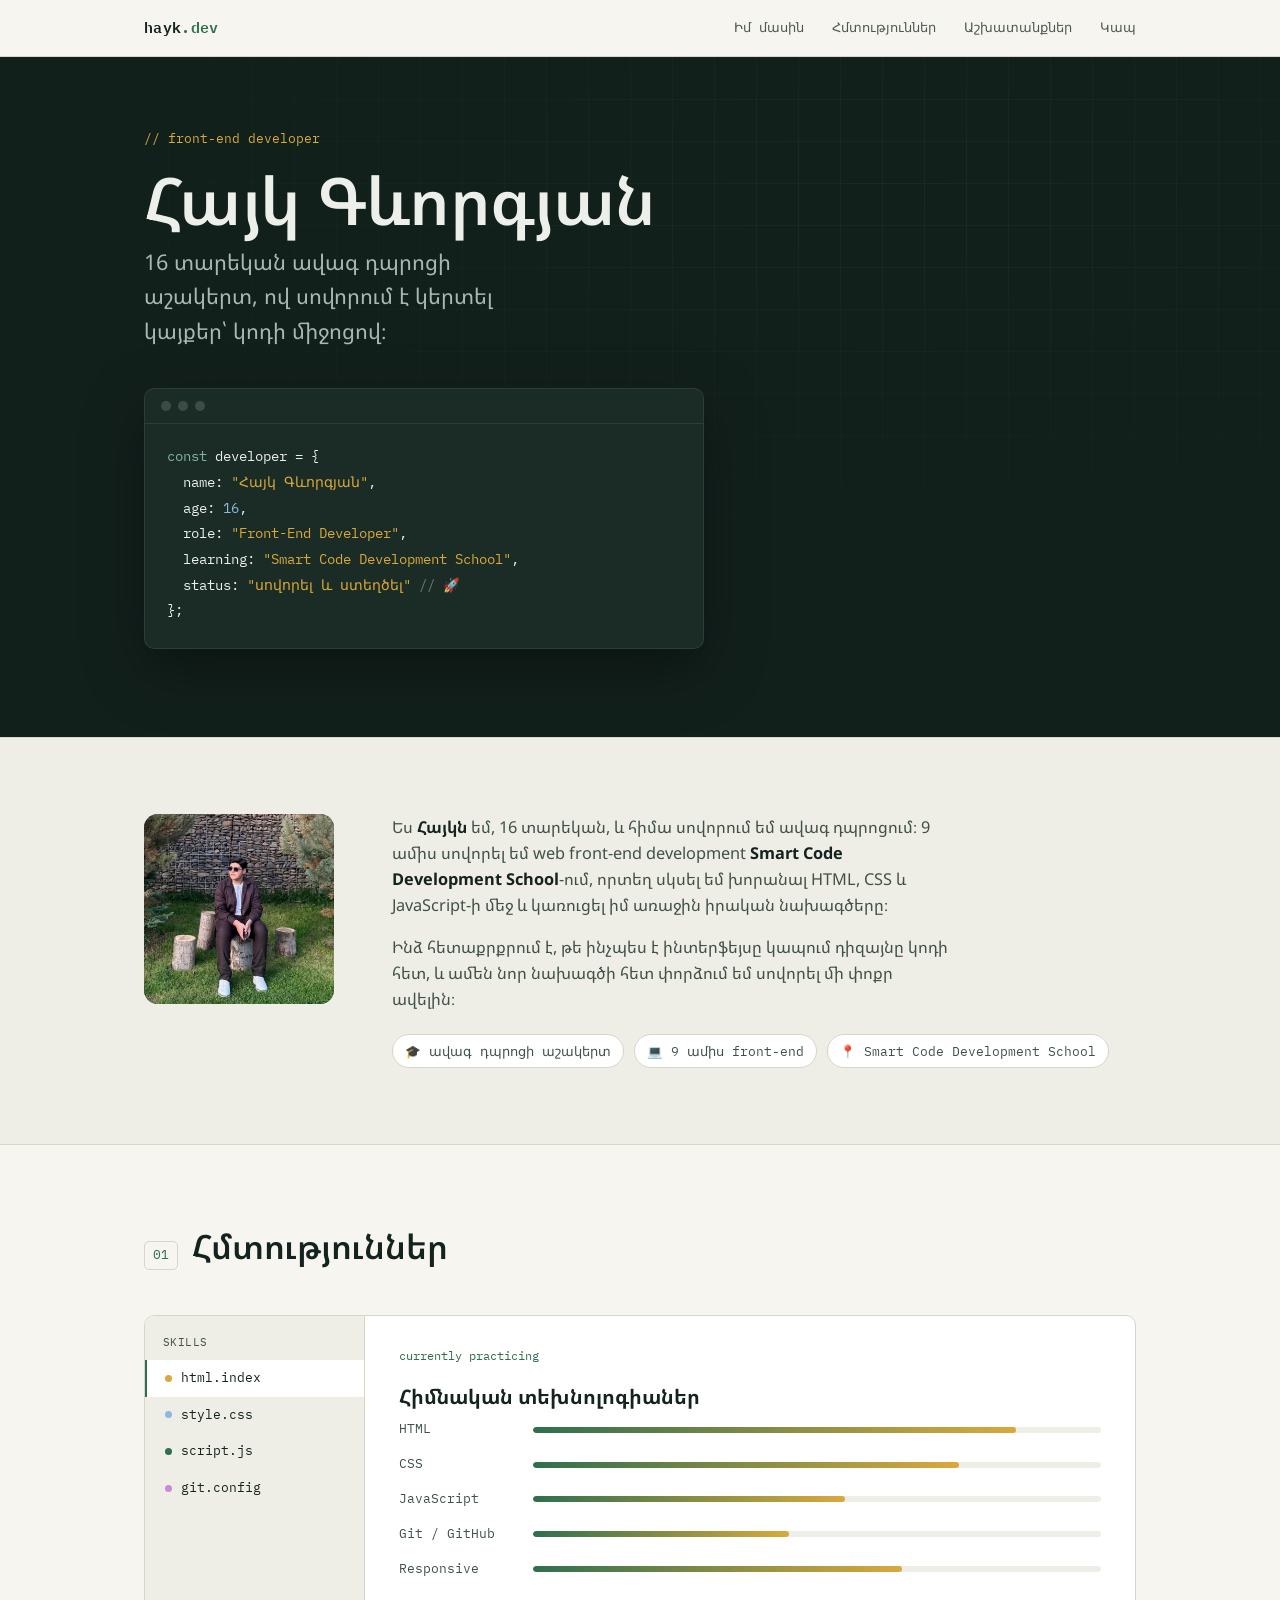
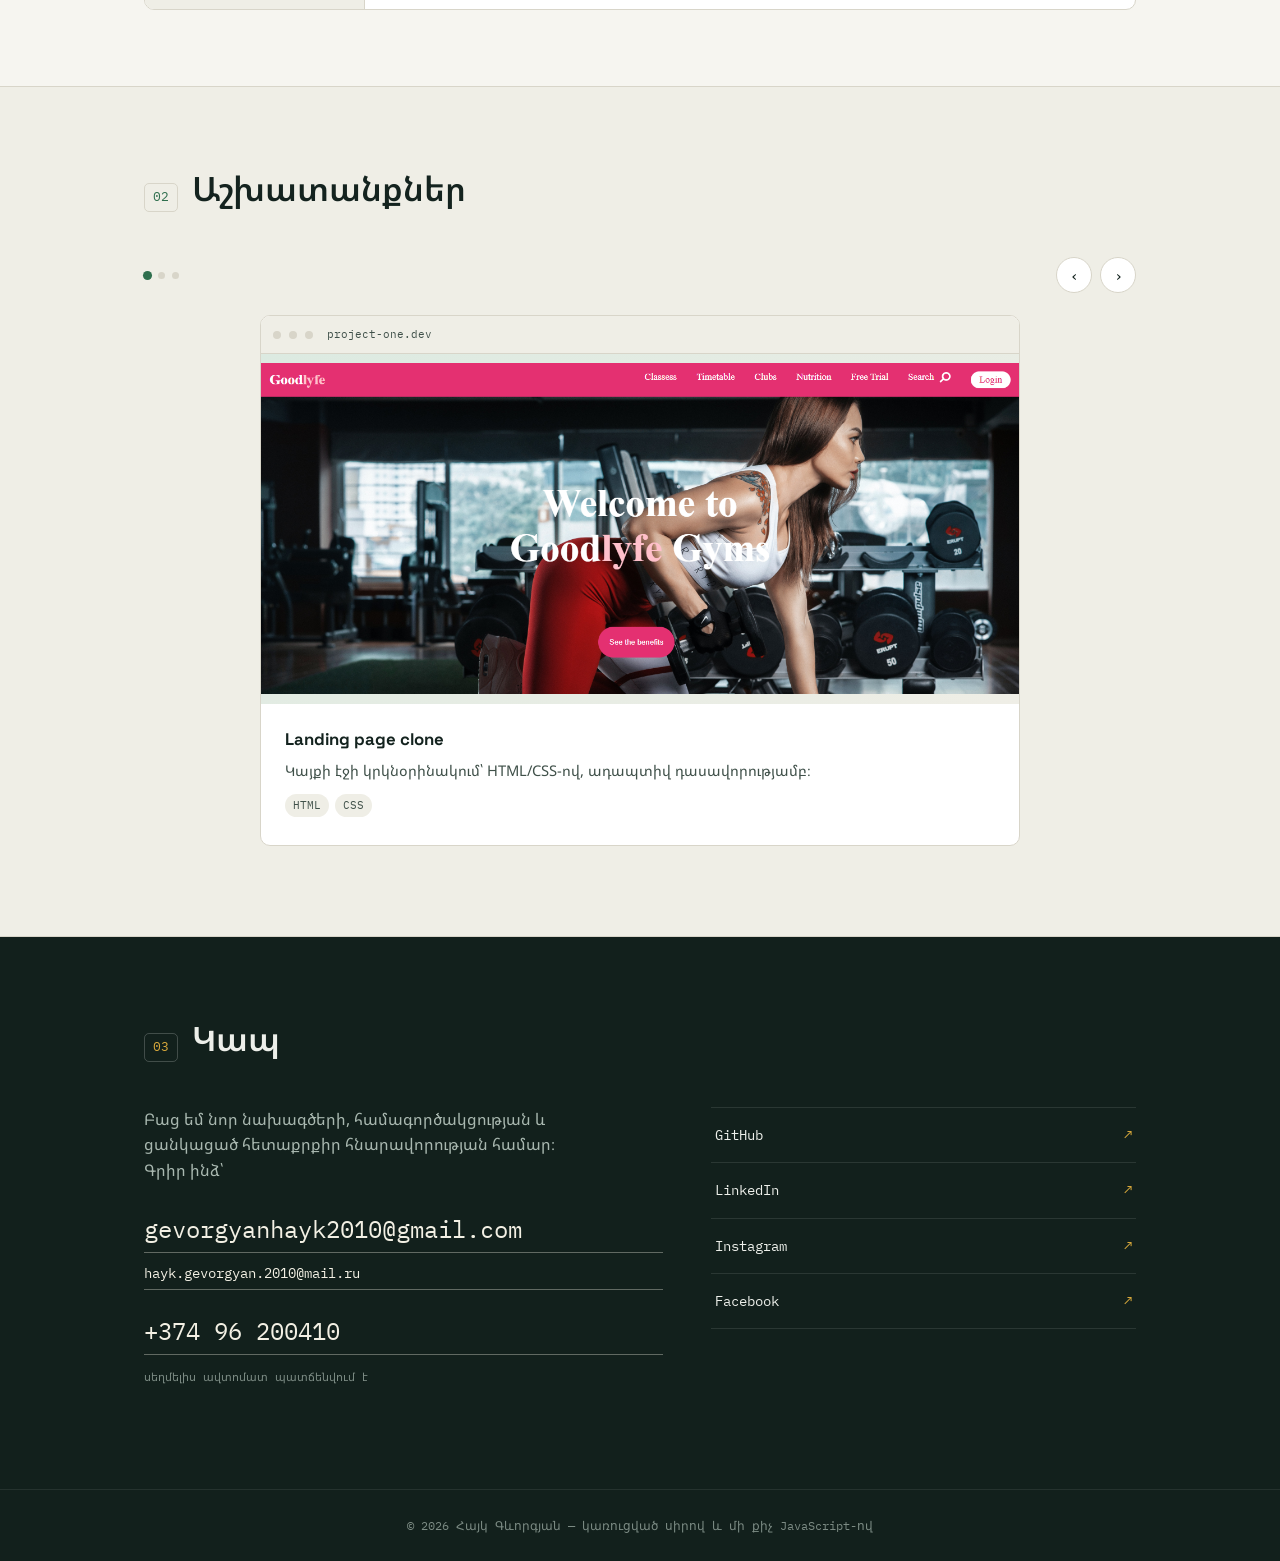
<file: index.html>
<!doctype html>
<html lang="hy">
  <head>
    <meta charset="UTF-8" />
    <meta
      name="viewport"
      content="width=device-width, initial-scale=1, viewport-fit=cover"
    />
    <title>Հայկ Գևորգյան — Front-End Developer</title>
    <link
      rel="icon"
      type="image/jpeg"
      href="./img/21004063.jpg"
      class="imgTop"
    />
    <link rel="preconnect" href="https://fonts.googleapis.com" />
    <link rel="preconnect" href="https://fonts.gstatic.com" crossorigin />
    <link
      href="https://fonts.googleapis.com/css2?family=Space+Grotesk:wght@400;500;600;700&family=IBM+Plex+Mono:wght@400;500;600&family=Noto+Sans+Armenian:wght@400;500;600;700&display=swap"
      rel="stylesheet"
    />
    <link rel="stylesheet" href="style.css" />
    <script src="script.js" defer></script>
  </head>
  <body>
    <nav>
      <div class="nav-inner">
        <div class="logo">hayk<span>.dev</span></div>
        <div class="nav-links">
          <a href="#about">Իմ մասին</a>
          <a href="#skills">Հմտություններ</a>
          <a href="#projects">Աշխատանքներ</a>
          <a href="#contact">Կապ</a>
        </div>
      </div>
    </nav>

    <header class="hero">
      <div class="wrap hero-inner">
        <p class="hero-eyebrow">// front-end developer</p>
        <h1>Հայկ Գևորգյան</h1>
        <p class="role">
          16 տարեկան ավագ դպրոցի աշակերտ, ով սովորում է կերտել կայքեր՝ կոդի
          միջոցով։
        </p>

        <div class="code-card">
          <div class="bar">
            <span class="dot"></span><span class="dot"></span
            ><span class="dot"></span>
          </div>
          <pre><span class="tk-kw">const</span> <span class="tk-key">developer</span> = {
  <span class="tk-key">name</span>: <span class="tk-str">"Հայկ Գևորգյան"</span>,
  <span class="tk-key">age</span>: <span class="tk-num">16</span>,
  <span class="tk-key">role</span>: <span class="tk-str">"Front-End Developer"</span>,
  <span class="tk-key">learning</span>: <span class="tk-str">"Smart Code Development School"</span>,
  <span class="tk-key">status</span>: <span class="tk-str">"սովորել և ստեղծել"</span> <span class="tk-com">// 🚀</span>
};</pre>
        </div>
      </div>
    </header>

    <section class="about" id="about">
      <div class="wrap about-grid">
        <div class="avatar">
          <img
            src="./img/WhatsApp Image 2026-09-22 at 16.07.04.jpeg"
            alt="my photo"
            class="my-photo"
          />
        </div>
        <div class="about-text">
          <p>
            Ես <strong>Հայկն</strong> եմ, 16 տարեկան, և հիմա սովորում եմ ավագ
            դպրոցում։ 9 ամիս սովորել եմ web front-end development
            <strong>Smart Code Development School</strong>-ում, որտեղ սկսել եմ
            խորանալ HTML, CSS և JavaScript-ի մեջ և կառուցել իմ առաջին իրական
            նախագծերը։
          </p>
          <p>
            Ինձ հետաքրքրում է, թե ինչպես է ինտերֆեյսը կապում դիզայնը կոդի հետ, և
            ամեն նոր նախագծի հետ փորձում եմ սովորել մի փոքր ավելին։
          </p>
          <div class="badge-row">
            <span class="badge">🎓 ավագ դպրոցի աշակերտ</span>
            <span class="badge">💻 9 ամիս front-end</span>
            <span class="badge">📍 Smart Code Development School</span>
          </div>
        </div>
      </div>
    </section>

    <section id="skills">
      <div class="wrap">
        <div class="section-head">
          <span class="section-num">01</span>
          <h2>Հմտություններ</h2>
        </div>

        <div class="editor">
          <div class="editor-files">
            <div class="grp-label">SKILLS</div>
            <div class="file-row active">
              <span class="file-dot" style="background: var(--gold)"></span
              >html.index
            </div>
            <div class="file-row">
              <span class="file-dot" style="background: #8fb8e0"></span
              >style.css
            </div>
            <div class="file-row">
              <span class="file-dot" style="background: var(--emerald)"></span
              >script.js
            </div>
            <div class="file-row">
              <span class="file-dot" style="background: #c98bd9"></span
              >git.config
            </div>
          </div>
          <div class="editor-detail">
            <span class="tag">currently practicing</span>
            <h3>Հիմնական տեխնոլոգիաներ</h3>
            <div class="skill-bars">
              <div class="skill-bar-row">
                <span class="name">HTML</span>
                <div class="skill-bar-track">
                  <div class="skill-bar-fill" style="width: 85%"></div>
                </div>
              </div>
              <div class="skill-bar-row">
                <span class="name">CSS</span>
                <div class="skill-bar-track">
                  <div class="skill-bar-fill" style="width: 75%"></div>
                </div>
              </div>
              <div class="skill-bar-row">
                <span class="name">JavaScript</span>
                <div class="skill-bar-track">
                  <div class="skill-bar-fill" style="width: 55%"></div>
                </div>
              </div>
              <div class="skill-bar-row">
                <span class="name">Git / GitHub</span>
                <div class="skill-bar-track">
                  <div class="skill-bar-fill" style="width: 45%"></div>
                </div>
              </div>
              <div class="skill-bar-row">
                <span class="name">Responsive</span>
                <div class="skill-bar-track">
                  <div class="skill-bar-fill" style="width: 65%"></div>
                </div>
              </div>
            </div>
          </div>
        </div>
      </div>
    </section>

    <section id="projects" class="about">
      <div class="wrap">
        <div class="section-head">
          <span class="section-num">02</span>
          <h2>Աշխատանքներ</h2>
        </div>

        <div class="slider-controls">
          <div class="slider-dots" id="slider-dots"></div>
          <div class="slider-arrows">
            <button type="button" id="slider-prev" aria-label="Նախորդ">
              ‹
            </button>
            <button type="button" id="slider-next" aria-label="Հաջորդ">
              ›
            </button>
          </div>
        </div>

        <div
          class="project-grid"
          id="project-slider"
          tabindex="0"
          aria-label="Աշխատանքների սլայդեր"
        >
          <div class="project-card">
            <div class="browser-bar">
              <span class="dot"></span><span class="dot"></span
              ><span class="dot"></span><span class="url">project-one.dev</span>
            </div>
            <div class="project-thumb">
              <img src="./img/Gym1.png" alt="Gym" />
            </div>
            <div class="project-body">
              <h3>Landing page clone</h3>
              <p>
                Կայքի էջի կրկնօրինակում՝ HTML/CSS-ով, ադապտիվ դասավորությամբ։
              </p>
              <div class="project-tags"><span>HTML</span><span>CSS</span></div>
            </div>
          </div>
          <div class="project-card">
            <div class="browser-bar">
              <span class="dot"></span><span class="dot"></span
              ><span class="dot"></span><span class="url">project-two.dev</span>
            </div>
            <div class="project-thumb">
              <img src="./img/To-Do List.png" alt="To-Do List" class="to-do" />
            </div>
            <div class="project-body">
              <h3>To-Do հավելված</h3>
              <p>
                Առաջադրանքների փոքր հավելված՝ JavaScript-ով, React.js-ի
                կիրառմամբ։
              </p>
              <div class="project-tags">
                <span>JavaScript</span><span>DOM</span>
              </div>
            </div>
          </div>
          <div class="project-card">
            <div class="browser-bar">
              <span class="dot"></span><span class="dot"></span
              ><span class="dot"></span
              ><span class="url">project-three.dev</span>
            </div>
            <div class="project-thumb">
              <img src="./img/React1.png" alt="React.js" />
            </div>
            <div class="project-body">
              <h3>Landing page clone</h3>
              <p>
                React.js կայքի էջի կրկնօրինակում՝ HTML/CSS/React.js-ով, ադապտիվ
                դասավորությամբ։
              </p>
              <div class="project-tags">
                <span>HTML</span><span>CSS</span><span>Responsive</span>
              </div>
            </div>
          </div>
        </div>
      </div>
    </section>

    <section class="contact" id="contact">
      <div class="wrap">
        <div class="section-head">
          <span class="section-num">03</span>
          <h2>Կապ</h2>
        </div>
        <div class="contact-inner">
          <div class="contact-text">
            <p>
              Բաց եմ նոր նախագծերի, համագործակցության և ցանկացած հետաքրքիր
              հնարավորության համար։ Գրիր ինձ՝
            </p>
            <a
              class="contact-email copyable"
              data-copy="gevorgyanhayk2010@gmail.com"
              href="mailto:gevorgyanhayk2010@gmail.com"
              style="display: block; margin-bottom: 10px"
              >gevorgyanhayk2010@gmail.com</a
            >
            <a
              class="contact-email copyable"
              data-copy="hayk.gevorgyan.2010@mail.ru"
              href="mailto:hayk.gevorgyan.2010@mail.ru"
              style="display: block; font-size: 0.85em"
              >hayk.gevorgyan.2010@mail.ru</a
            >
            <a
              class="contact-email copyable"
              data-copy="+374 96 200410"
              href="tel:+37496200410"
              style="display: block; margin-top: 22px"
              >+374 96 200410</a
            >
            <p
              style="
                font-family: var(--font-mono);
                font-size: 11px;
                color: #7c8b84;
                margin-top: 14px;
              "
            >
              սեղմելիս ավտոմատ պատճենվում է
            </p>
          </div>

          <div
            id="copy-toast"
            style="
              position: fixed;
              left: 50%;
              bottom: calc(28px + env(safe-area-inset-bottom, 0px));
              transform: translate(-50%, 20px);
              background: var(--emerald);
              color: #fff;
              font-family: var(--font-mono);
              font-size: 13px;
              padding: 10px 18px;
              border-radius: 999px;
              opacity: 0;
              pointer-events: none;
              transition:
                opacity 0.25s ease,
                transform 0.25s ease;
              z-index: 50;
              white-space: nowrap;
            "
          >
            Պատճենված է
          </div>
          <div class="social-list">
            <a
              href="https://github.com/Hayk200410"
              target="_blank"
              rel="noopener noreferrer"
              >GitHub <span class="arrow">↗</span></a
            >
            <a
              href="https://www.linkedin.com/in/hayk-gevorgyan-98a496357/"
              target="_blank"
              rel="noopener noreferrer"
              >LinkedIn <span class="arrow">↗</span></a
            >
            <a
              href="https://www.instagram.com/g_yan2010/"
              target="_blank"
              rel="noopener noreferrer"
              >Instagram <span class="arrow">↗</span></a
            >
            <a
              href="https://www.facebook.com/hayk.gevorgyan.268529?locale=hy_AM"
              target="_blank"
              rel="noopener noreferrer"
              >Facebook <span class="arrow">↗</span></a
            >
          </div>
        </div>
      </div>
    </section>

    <footer>
      © 2026 Հայկ Գևորգյան — կառուցված սիրով և մի քիչ JavaScript-ով
    </footer>
  </body>
</html>
</file>
<file: style.css>
* {
  margin: 0;
  padding: 0;
  box-sizing: border-box;
}
:root {
  --bg: #f6f5f0;
  --bg-alt: #efeee6;
  --ink: #14231f;
  --ink-soft: #40514a;
  --paper: #ffffff;
  --dark: #12201c;
  --dark-alt: #1b2c26;
  --emerald: #2f6f4e;
  --emerald-soft: #dceae1;
  --gold: #d9a93c;
  --line: #d8d5c9;
  --font-display: "Space Grotesk", "Noto Sans Armenian", sans-serif;
  --font-body: "Noto Sans Armenian", "Space Grotesk", sans-serif;
  --font-mono: "IBM Plex Mono", monospace;

  box-sizing: border-box;
  padding-top: env(safe-area-inset-top, 0px);
  padding-bottom: env(safe-area-inset-bottom, 0px);
}
@media (prefers-color-scheme: dark) {
  :root:not([data-theme="light"]) {
    --bg: #141b18;
    --bg-alt: #1b2420;
    --ink: #efefe8;
    --ink-soft: #b9c2bc;
    --paper: #1b2420;
    --line: #2c3833;
    --emerald-soft: #223d30;
  }
}
:root[data-theme="dark"] {
  --bg: #141b18;
  --bg-alt: #1b2420;
  --ink: #efefe8;
  --ink-soft: #b9c2bc;
  --paper: #1b2420;
  --line: #2c3833;
  --emerald-soft: #223d30;
}
.to-do{
  width: 470px;
}
html {
  scroll-padding-top: env(safe-area-inset-top, 0px);
  scroll-behavior: smooth;
}
html,
body {
  height: 100%;
}
body {
  margin: 0;
  background: var(--bg);
  color: var(--ink);
  font-family: var(--font-body);
  line-height: 1.6;
  -webkit-font-smoothing: antialiased;
}
img {
  max-width: 100%;
  display: block;
}
.wrap {
  max-width: 1040px;
  margin: 0 auto;
  padding: 0 24px;
}
a {
  color: inherit;
}
/* ---------- NAV ---------- */
nav {
  position: sticky;
  top: env(safe-area-inset-top, 0px);
  z-index: 20;
  background: color-mix(in srgb, var(--bg) 88%, transparent);
  backdrop-filter: blur(10px);
  border-bottom: 1px solid var(--line);
}
.nav-inner {
  display: flex;
  align-items: center;
  justify-content: space-between;
  padding: 16px 24px;
  max-width: 1040px;
  margin: 0 auto;
}
.logo {
  font-family: var(--font-mono);
  font-size: 15px;
  font-weight: 600;
  letter-spacing: 0.02em;
}
.logo span {
  color: var(--emerald);
}
.nav-links {
  display: flex;
  gap: 28px;
  font-family: var(--font-mono);
  font-size: 13px;
}
.nav-links a {
  text-decoration: none;
  opacity: 0.75;
  transition: opacity 0.2s;
}
.nav-links a:hover,
.nav-links a:focus-visible {
  opacity: 1;
}
@media (max-width: 960px) {
  .about-grid {
    grid-template-columns: 1fr;
    gap: 28px;
  }

  .avatar {
    margin: 0 auto;
  }

  .about-text p {
    max-width: none;
  }

  .contact-inner {
    grid-template-columns: 1fr;
    gap: 28px;
  }
}

@media (max-width: 760px) {
  .nav-inner {
    flex-direction: column;
    gap: 12px;
    padding: 14px 18px;
  }

  .nav-links {
    width: 100%;
    justify-content: center;
    flex-wrap: wrap;
    gap: 10px 20px;
    font-size: 12px;
  }

  .hero {
    padding: 52px 0 68px;
  }

  .hero .role {
    max-width: none;
  }

  .code-card pre {
    font-size: 12.5px;
    padding: 16px 18px 20px;
  }

  .skill-bar-row {
    width: 100%;
    display: flex;
    flex-direction: row;
    align-items: center;
    gap: 12px;
  }

  .skill-bar-row .name {
    width: 96px;
    flex: 0 0 96px;
  }

  .skill-bar-track {
    min-width: 0;
    width: 100%;
  }

  .slider-controls {
    gap: 12px;
  }
}

@media (max-width: 560px) {
  .wrap {
    padding: 0 18px;
  }

  .nav-inner {
    padding: 12px 16px;
  }

  .nav-links {
    gap: 10px 14px;
    font-size: 11px;
  }

  .hero h1 {
    line-height: 1.08;
  }

  .project-grid {
    min-height: 420px;
  }

  .project-card {
    width: 100%;
  }

  .contact-email {
    font-size: clamp(1rem, 4.8vw, 1.3rem);
  }

  .social-list a {
    padding: 14px 2px;
  }

  footer {
    padding-inline: 16px;
  }
}

@media (max-width: 420px) {
  .hero-eyebrow {
    font-size: 12px;
  }

  .hero .role {
    font-size: 1rem;
  }

  .section-head {
    gap: 10px;
    align-items: flex-start;
  }

  .section-num {
    font-size: 11px;
    padding: 2px 6px;
  }

  .editor-files {
    padding: 8px 0;
  }

  .file-row {
    padding: 7px 12px;
    font-size: 12px;
  }

  .editor-detail {
    padding: 22px 18px;
  }

  .skill-bar-row {
    flex-direction: row;
    align-items: center;
    gap: 10px;
  }

  .skill-bar-row .name {
    width: 84px;
    flex: 0 0 84px;
    font-size: 11px;
  }

  .project-thumb {
    height: 260px;
  }

  .slider-arrows button {
    width: 32px;
    height: 32px;
  }
}

/* ---------- HERO ---------- */
.hero {
  background: var(--dark);
  color: #edefea;
  padding: 72px 0 88px;
  position: relative;
  overflow: hidden;
}
.hero::before {
  content: "";
  position: absolute;
  inset: 0;
  background-image:
    linear-gradient(rgba(255, 255, 255, 0.035) 1px, transparent 1px),
    linear-gradient(90deg, rgba(255, 255, 255, 0.035) 1px, transparent 1px);
  background-size: 42px 42px;
  mask-image: radial-gradient(ellipse 80% 60% at 70% 20%, black, transparent);
}
.hero-inner {
  position: relative;
}
.hero-eyebrow {
  font-family: var(--font-mono);
  font-size: 13px;
  color: var(--gold);
  margin: 0 0 18px;
}
.hero h1 {
  font-family: var(--font-display);
  font-size: clamp(2.4rem, 6vw, 4.1rem);
  line-height: 1.05;
  margin: 0 0 8px;
  font-weight: 600;
  letter-spacing: -0.01em;
}
.hero .role {
  font-size: clamp(1.05rem, 2.4vw, 1.35rem);
  color: #a9b8b0;
  margin: 0 0 40px;
  max-width: 34ch;
}

.code-card {
  background: var(--dark-alt);
  border: 1px solid rgba(255, 255, 255, 0.08);
  border-radius: 10px;
  max-width: 560px;
  overflow: hidden;
  box-shadow: 0 20px 60px rgba(0, 0, 0, 0.35);
}
.code-card .bar {
  display: flex;
  gap: 7px;
  padding: 12px 16px;
  border-bottom: 1px solid rgba(255, 255, 255, 0.08);
}
.code-card .dot {
  width: 10px;
  height: 10px;
  border-radius: 50%;
  background: rgba(255, 255, 255, 0.15);
}
.code-card pre {
  margin: 0;
  padding: 20px 22px 24px;
  font-family: var(--font-mono);
  font-size: 13.5px;
  line-height: 1.9;
  overflow-x: auto;
  white-space: pre;
}
.tk-kw {
  color: #7fb5a0;
}
.tk-key {
  color: #edefea;
}
.tk-str {
  color: var(--gold);
}
.tk-num {
  color: #8fb8e0;
}
.tk-com {
  color: #6b7b74;
}

/* ---------- SECTION SHARED ---------- */
section {
  padding: 76px 0;
}
.section-head {
  display: flex;
  align-items: baseline;
  gap: 14px;
  margin-bottom: 40px;
}
.section-num {
  font-family: var(--font-mono);
  font-size: 13px;
  color: var(--emerald);
  border: 1px solid var(--line);
  border-radius: 5px;
  padding: 3px 8px;
}
.section-head h2 {
  font-family: var(--font-display);
  font-size: clamp(1.6rem, 3.4vw, 2.1rem);
  margin: 0;
  font-weight: 600;
}

/* ---------- ABOUT ---------- */
.about {
  background: var(--bg-alt);
  border-top: 1px solid var(--line);
  border-bottom: 1px solid var(--line);
}
.about-grid {
  display: grid;
  grid-template-columns: 200px 1fr;
  gap: 48px;
  align-items: start;
}
.avatar {
  width: 190px;
  height: 190px;
  border-radius: 14px;
  background: linear-gradient(150deg, var(--emerald), #1e4a34);
  color: white;
}
.my-photo {
  width: 100%;
  height: 100%;
  object-fit: cover;
  border-radius: 14px;
}
.about-text p {
  max-width: 62ch;
  color: var(--ink-soft);
  font-size: 1.02rem;
  margin: 0 0 16px;
}
.about-text strong {
  color: var(--ink);
}
.badge-row {
  display: flex;
  gap: 10px;
  flex-wrap: wrap;
  margin-top: 22px;
}
.badge {
  font-family: var(--font-mono);
  font-size: 12.5px;
  padding: 6px 12px;
  border: 1px solid var(--line);
  border-radius: 999px;
  color: var(--ink-soft);
  background: var(--paper);
}
@media (max-width: 640px) {
  .about-grid {
    grid-template-columns: 1fr;
  }

  .avatar {
    width: 140px;
    height: 140px;
    font-size: 2rem;
  }

  .editor {
    grid-template-columns: 1fr;
  }

  .editor-files {
    display: flex;
    overflow-x: auto;
    border-right: none;
    border-bottom: 1px solid var(--line);
    padding: 10px;
    gap: 4px;
  }

  .editor-files .grp-label {
    display: none;
  }

  .file-row {
    border-left: none;
    border-bottom: 2px solid transparent;
    white-space: nowrap;
  }

  .file-row.active {
    border-bottom-color: var(--emerald);
  }
}

/* ---------- SKILLS (editor sidebar look) ---------- */
.editor {
  display: grid;
  grid-template-columns: 220px 1fr;
  border: 1px solid var(--line);
  border-radius: 10px;
  overflow: hidden;
  background: var(--paper);
}
.editor-files {
  background: var(--bg-alt);
  border-right: 1px solid var(--line);
  padding: 18px 0;
}
.editor-files .grp-label {
  font-family: var(--font-mono);
  font-size: 11px;
  letter-spacing: 0.04em;
  color: var(--ink-soft);
  padding: 0 18px 8px;
}
.file-row {
  display: flex;
  align-items: center;
  gap: 9px;
  padding: 8px 18px;
  font-family: var(--font-mono);
  font-size: 13px;
  cursor: default;
  border-left: 2px solid transparent;
}
.file-row.active {
  background: var(--paper);
  border-left-color: var(--emerald);
}
.file-dot {
  width: 7px;
  height: 7px;
  border-radius: 50%;
  flex: none;
}
.editor-detail {
  padding: 30px 34px;
}
.editor-detail h3 {
  font-family: var(--font-display);
  margin: 0 0 6px;
  font-size: 1.25rem;
}
.editor-detail .tag {
  font-family: var(--font-mono);
  font-size: 12px;
  color: var(--emerald);
  margin-bottom: 16px;
  display: block;
}
.skill-bars {
  display: flex;
  flex-direction: column;
  gap: 14px;
}
.skill-bar-row {
  display: flex;
  align-items: center;
  gap: 14px;
}
.skill-bar-row .name {
  font-family: var(--font-mono);
  font-size: 13px;
  width: 120px;
  flex: none;
  color: var(--ink-soft);
}
.skill-bar-track {
  flex: 1;
  height: 6px;
  background: var(--bg-alt);
  border-radius: 4px;
  overflow: hidden;
}
.skill-bar-fill {
  height: 100%;
  background: linear-gradient(90deg, var(--emerald), var(--gold));
  border-radius: 4px;
}
@media (max-width: 640px) {
  .editor {
    grid-template-columns: 1fr;
  }
  .editor-files {
    display: flex;
    overflow-x: auto;
    border-right: none;
    border-bottom: 1px solid var(--line);
    padding: 10px;
    gap: 4px;
  }
  .editor-files .grp-label {
    display: none;
  }
  .file-row {
    border-left: none;
    border-bottom: 2px solid transparent;
    white-space: nowrap;
  }
  .file-row.active {
    border-bottom-color: var(--emerald);
  }
}

/* ---------- PROJECTS ---------- */
.projects-note {
  font-family: var(--font-mono);
  font-size: 12.5px;
  color: var(--ink-soft);
  background: var(--emerald-soft);
  border: 1px dashed var(--emerald);
  border-radius: 8px;
  padding: 10px 14px;
  margin: -14px 0 34px;
  display: inline-block;
}
.project-grid {
  display: grid;
  overflow: hidden;
  min-height: 500px;
  padding: 4px 2px 14px;
}
.project-card {
  grid-area: 1 / 1;
  width: min(92%, 760px);
  justify-self: center;
  opacity: 0;
  pointer-events: none;
  transform: translate3d(30px, 0, 0) scale(0.97);
  transition:
    opacity 0.45s ease,
    transform 0.55s cubic-bezier(0.22, 1, 0.36, 1),
    box-shadow 0.25s ease;
}
.project-card.is-active {
  opacity: 1;
  pointer-events: auto;
  transform: translate3d(0, 0, 0) scale(1);
  z-index: 1;
}
.project-card.is-leaving {
  transform: translate3d(-30px, 0, 0) scale(0.97);
}
.slider-controls {
  display: flex;
  align-items: center;
  justify-content: space-between;
  margin-bottom: 18px;
}
.slider-dots {
  display: flex;
  gap: 7px;
}
.slider-dots .sd {
  width: 7px;
  height: 7px;
  border-radius: 50%;
  background: var(--line);
  transition:
    background 0.2s,
    transform 0.2s;
}
.slider-dots .sd.on {
  background: var(--emerald);
  transform: scale(1.3);
}
.slider-arrows {
  display: flex;
  gap: 8px;
}
.slider-arrows button {
  width: 36px;
  height: 36px;
  border-radius: 50%;
  border: 1px solid var(--line);
  background: var(--paper);
  color: var(--ink);
  font-family: var(--font-mono);
  font-size: 15px;
  cursor: pointer;
  display: flex;
  align-items: center;
  justify-content: center;
  transition:
    background 0.2s,
    transform 0.2s,
    opacity 0.2s;
}
.slider-arrows button:hover {
  background: var(--emerald-soft);
  transform: translateY(-2px);
}
.project-card {
  border: 1px solid var(--line);
  border-radius: 10px;
  overflow: hidden;
  background: var(--paper);
}
.project-card:hover {
  transform: translateY(-3px);
  box-shadow: 0 14px 34px rgba(20, 35, 31, 0.1);
}
.browser-bar {
  display: flex;
  align-items: center;
  gap: 8px;
  padding: 10px 12px;
  background: var(--bg-alt);
  border-bottom: 1px solid var(--line);
}
.browser-bar .dot {
  width: 8px;
  height: 8px;
  border-radius: 50%;
  background: var(--line);
}
.browser-bar .url {
  font-family: var(--font-mono);
  font-size: 10.5px;
  color: var(--ink-soft);
  margin-left: 6px;
  overflow: hidden;
  text-overflow: ellipsis;
  white-space: nowrap;
}
.project-thumb {
  height: 350px;
  background: linear-gradient(135deg, var(--emerald-soft), var(--bg-alt));
  display: flex;
  align-items: center;
  justify-content: center;
  font-family: var(--font-mono);
  font-size: 12px;
  color: var(--emerald);
}
.project-body {
  padding: 22px 24px 28px;
}
.project-body h3 {
  margin: 0 0 6px;
  font-family: var(--font-display);
  font-size: 1.05rem;
}
.project-body p {
  margin: 0;
  font-size: 0.92rem;
  color: var(--ink-soft);
}
.project-tags {
  display: flex;
  gap: 6px;
  margin-top: 12px;
  flex-wrap: wrap;
}
.project-tags span {
  font-family: var(--font-mono);
  font-size: 10.5px;
  padding: 3px 8px;
  border-radius: 999px;
  background: var(--bg-alt);
  color: var(--ink-soft);
}

/* ---------- CONTACT ---------- */
.contact {
  background: var(--dark);
  color: #edefea;
}
.contact .section-num {
  color: var(--gold);
  border-color: rgba(255, 255, 255, 0.2);
}
.contact .section-head h2 {
  color: #edefea;
}
.contact-inner {
  display: grid;
  grid-template-columns: 1.1fr 0.9fr;
  gap: 48px;
}
.contact-text p {
  color: #a9b8b0;
  max-width: 46ch;
  margin: 0 0 26px;
}
.contact-email {
  font-family: var(--font-mono);
  font-size: clamp(1.1rem, 3vw, 1.5rem);
  color: #f3f0e4;
  text-decoration: none;
  border-bottom: 1px solid rgba(243, 240, 228, 0.35);
  padding-bottom: 4px;
}
.social-list {
  display: flex;
  flex-direction: column;
  gap: 0;
  border-top: 1px solid rgba(255, 255, 255, 0.1);
}
.social-list a {
  display: flex;
  align-items: center;
  justify-content: space-between;
  padding: 16px 4px;
  text-decoration: none;
  border-bottom: 1px solid rgba(255, 255, 255, 0.1);
  font-family: var(--font-mono);
  font-size: 14px;
  color: #edefea;
  transition: opacity 0.2s;
}
.social-list a:hover {
  opacity: 0.65;
}
.social-list .arrow {
  color: var(--gold);
}
@media (max-width: 700px) {
  .contact-inner {
    grid-template-columns: 1fr;
  }
}

@media (max-width: 480px) {
  .section-head {
    flex-direction: column;
    align-items: flex-start;
  }

  .slider-controls {
    flex-direction: column;
    align-items: flex-start;
    margin-bottom: 16px;
  }

  .slider-arrows {
    width: 100%;
    justify-content: flex-end;
  }
}

footer {
  padding: 26px 0 calc(26px + env(safe-area-inset-bottom, 0px));
  background: var(--dark);
  border-top: 1px solid rgba(255, 255, 255, 0.08);
  text-align: center;
  font-family: var(--font-mono);
  font-size: 12px;
  color: #7c8b84;
}

:focus-visible {
  outline: 2px solid var(--emerald);
  outline-offset: 2px;
}

@media (prefers-reduced-motion: reduce) {
  .project-card,
  .social-list a {
    transition: none;
  }
}

@media (max-width: 640px) {
  .project-grid {
    min-height: 460px;
  }

  .project-card {
    width: 96%;
  }
}

@media (max-width: 360px) {
  .wrap {
    padding: 0 14px;
  }

  .nav-links {
    justify-content: space-between;
    gap: 8px 12px;
  }

  .project-body {
    padding: 18px 16px 22px;
  }

  .social-list a {
    font-size: 13px;
  }
}
</file>
